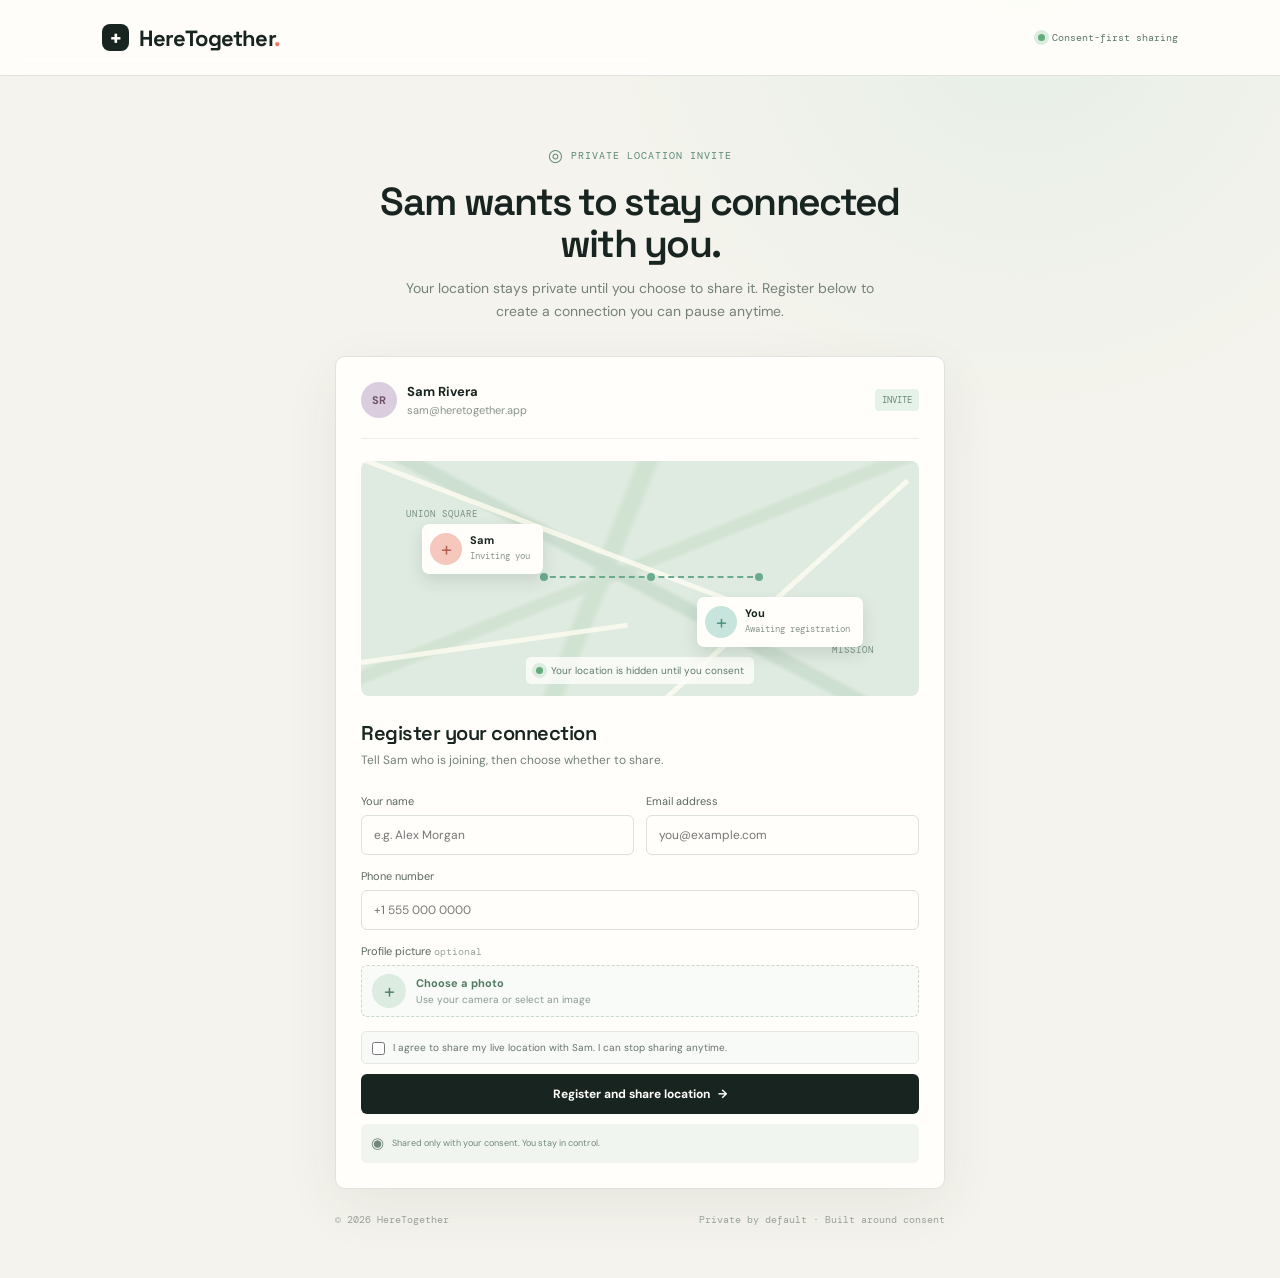
<file: index.html>
<!doctype html>
<html lang="en">
  <head>
    <meta charset="UTF-8" />
    <meta name="viewport" content="width=device-width, initial-scale=1.0" />
    <meta name="description" content="A private, consent-first way to share your live location." />
    <title>HereTogether - Private location sharing</title>
    <link rel="icon" href="/favicon.svg" type="image/svg+xml" />
    <link rel="preconnect" href="https://fonts.googleapis.com" />
    <link rel="preconnect" href="https://fonts.gstatic.com" crossorigin />
    <link href="https://fonts.googleapis.com/css2?family=DM+Mono:wght@400;500&family=DM+Sans:wght@400;500;600;700&family=Space+Grotesk:wght@500;600;700&display=swap" rel="stylesheet" />
    <link rel="stylesheet" href="styles.css" />
  </head>
  <body>
    <header class="site-header">
      <a class="brand" href="/" aria-label="HereTogether home"><span class="brand-mark">+</span><span>HereTogether<span class="brand-dot">.</span></span></a>
      <span class="security-label"><span class="status-dot"></span> Consent-first sharing</span>
    </header>

    <main class="page-shell">
      <section class="intro" aria-labelledby="page-title">
        <span class="eyebrow"><span class="pin-icon">&#9678;</span> PRIVATE LOCATION INVITE</span>
        <h1 id="page-title">Sam wants to stay connected with you.</h1>
        <p>Your location stays private until you choose to share it. Register below to create a connection you can pause anytime.</p>
      </section>

      <section class="connection-card" aria-label="Location sharing connection">
        <div class="sender-row"><span class="avatar">SR</span><span><strong>Sam Rivera</strong><small>sam@heretogether.app</small></span><span class="invite-badge">INVITE</span></div>

        <div class="location-graphic" id="locationGraphic" aria-label="Illustration of two people connected by a private location link">
          <div class="map-grid"></div><div class="route route-one"></div><div class="route route-two"></div><div class="route route-three"></div>
          <span class="map-label map-label-one">UNION SQUARE</span><span class="map-label map-label-two">MISSION</span>
          <div class="graphic-person sender-person"><span class="graphic-pin">+</span><strong>Sam</strong><small>Inviting you</small></div>
          <div class="connection-line"><span></span><span></span><span></span></div>
          <div class="graphic-person recipient-person"><span class="graphic-pin recipient-pin"><img id="recipientPhoto" alt="Registered person's profile" /><span class="pin-fallback">+</span></span><strong id="graphicName">You</strong><small id="graphicStatus">Awaiting registration</small></div>
          <div class="graphic-caption"><span class="live-pulse"></span><span id="graphicCaption">Your location is hidden until you consent</span></div>
        </div>

        <form id="registrationForm" class="registration-form" novalidate>
          <div class="form-heading"><h2>Register your connection</h2><p>Tell Sam who is joining, then choose whether to share.</p></div>
          <div class="field-row"><label>Your name<input id="fullName" name="fullName" autocomplete="name" placeholder="e.g. Alex Morgan" required /></label><label>Email address<input id="email" name="email" type="email" autocomplete="email" placeholder="you@example.com" required /></label></div>
          <label>Phone number<input id="phone" name="phone" type="tel" autocomplete="tel" placeholder="+1 555 000 0000" required /></label>
          <label class="photo-field">Profile picture <span class="optional">optional</span><input id="photo" name="photo" type="file" accept="image/*" /><span class="photo-picker"><span class="photo-preview" id="photoPreview">+</span><span><strong id="photoLabel">Choose a photo</strong><small>Use your camera or select an image</small></span></span></label>
          <label class="consent-row"><input id="consent" name="consent" type="checkbox" required /><span>I agree to share my live location with Sam. I can stop sharing anytime.</span></label>
          <p class="form-error" id="formError" role="alert"></p>
          <button class="primary-button" type="submit">Register and share location <span>&rarr;</span></button>
          <p class="privacy-note"><span>&#9673;</span> Shared only with your consent. You stay in control.</p>
        </form>

        <div class="connected-state" id="connectedState" hidden>
          <span class="success-mark">&#10003;</span><span class="eyebrow">LOCATION SHARING IS ON</span><h2>You are connected with Sam.</h2><p>Sam can see updates while this sharing page stays open. A mobile app is needed for background updates.</p>
          <div class="connected-details" aria-label="Live sharing status"><span class="connected-avatar" id="connectedAvatar">+</span><span><strong id="connectedName">Your location</strong><small>Visible to Sam while this page is open</small></span><span class="live-label">LIVE</span></div>
          <div class="detected-location"><span class="location-icon">&#9678;</span><span><strong id="locationTitle">Detecting your location...</strong><small id="locationCoordinates">Allow location access to show your place.</small></span></div>
          <div class="safety-controls" aria-label="Safety controls">
            <button class="sos-button" id="sosButton" type="button">Send SOS alert</button>
            <button class="secondary-button" id="checkInButton" type="button">Check in now</button>
            <label class="checkin-select">Automatic check-ins<select id="checkinInterval"><option value="0">Off</option><option value="15">Every 15 minutes</option><option value="30">Every 30 minutes</option><option value="60">Every hour</option></select></label>
            <label class="secondary-button evidence-button" for="evidenceInput">Share emergency evidence<input id="evidenceInput" type="file" accept="image/*" hidden /></label>
          </div>
          <p class="safety-status" id="safetyStatus" role="status"></p>
          <button class="secondary-button" id="stopSharing" type="button">Stop sharing</button>
        </div>
      </section>
      <footer><span>&copy; 2026 HereTogether</span><span>Private by default <span aria-hidden="true">&middot;</span> Built around consent</span></footer>
    </main>
    <script src="script.js?v=20260912-2"></script>
  </body>
</html>
</file>
<file: styles.css>
.safety-controls { display: grid; gap: 9px; margin-top: 18px; padding: 13px; border: 1px solid #e2e9e1; border-radius: 7px; background: #f5f8f3; }
.sos-button { width: 100%; padding: 11px; border: 0; border-radius: 6px; color: #fff; background: #b9584d; font-weight: 700; }
.sos-button:hover { background: #963f37; }
.safety-controls .secondary-button { margin: 0; width: 100%; }
.checkin-select { display: flex; align-items: center; justify-content: space-between; gap: 8px; color: #65766b; font-size: 10px; text-align: left; }
.checkin-select select { padding: 6px; border: 1px solid #d4e0d5; border-radius: 5px; color: #557362; background: #fff; font-size: 10px; }
.evidence-button { cursor: pointer; }
.safety-status { min-height: 15px; margin: 10px 0 0; color: #5b856b; font-size: 10px; }
:root { font-family: 'DM Sans', sans-serif; color: #182420; background: #f5f3ed; font-synthesis: none; --ink: #182420; --muted: #748079; --line: #e0e3dc; --paper: #fffefa; --green: #4e9276; --pale-green: #e6f1e8; --coral: #e97862; }
* { box-sizing: border-box; }
body { margin: 0; min-width: 320px; background: radial-gradient(circle at 80% 0%, #e7f0e7 0, transparent 28%), #f5f3ed; }
button, input { font: inherit; } button { cursor: pointer; }
.site-header { position: fixed; z-index: 10; top: 0; right: 0; left: 0; height: 76px; padding: 0 max(22px, 8vw); display: flex; justify-content: space-between; align-items: center; border-bottom: 1px solid var(--line); background: rgba(255,254,250,.92); -webkit-backdrop-filter: blur(10px); backdrop-filter: blur(10px); }
.brand { display: flex; align-items: center; gap: 10px; color: var(--ink); text-decoration: none; font: 700 22px 'Space Grotesk'; letter-spacing: -.8px; }.brand-mark { display: grid; place-items: center; width: 27px; height: 27px; border-radius: 8px; color: #fffefa; background: var(--ink); font-size: 22px; line-height: 1; }.brand-dot { color: var(--coral); }.security-label { display: flex; align-items: center; gap: 7px; color: #5c786a; font: 10px 'DM Mono'; }.status-dot, .live-pulse { width: 7px; height: 7px; display: inline-block; border-radius: 50%; background: #63aa7d; box-shadow: 0 0 0 4px #dcecdf; }
.page-shell { width: min(100% - 36px, 610px); margin: auto; padding: 144px 0 28px; }.intro { text-align: center; }.eyebrow { display: inline-flex; align-items: center; gap: 7px; color: #5b8976; font: 10px 'DM Mono'; letter-spacing: 1px; }.pin-icon { font-size: 17px; }.intro h1 { margin: 15px auto 12px; max-width: 570px; font: 600 39px/1.08 'Space Grotesk'; letter-spacing: -1.7px; }.intro > p { max-width: 490px; margin: auto; color: var(--muted); font-size: 14px; line-height: 1.6; }
.connection-card { margin-top: 34px; padding: 25px; border: 1px solid var(--line); border-radius: 10px; background: var(--paper); box-shadow: 0 18px 55px rgba(43,58,49,.07); }.sender-row { display: flex; align-items: center; gap: 10px; padding-bottom: 20px; border-bottom: 1px solid #eceee8; }.avatar { display: grid; place-items: center; width: 36px; height: 36px; border-radius: 50%; background: #dacddd; color: #6e4f6b; font-size: 11px; font-weight: 700; }.sender-row > span:nth-child(2) { display: flex; flex-direction: column; gap: 3px; flex: 1; }.sender-row strong { font-size: 13px; }.sender-row small { color: #89938d; font-size: 11px; }.invite-badge { padding: 5px 7px; color: #698a78; background: var(--pale-green); border-radius: 4px; font: 9px 'DM Mono'; }
.location-graphic { height: 235px; position: relative; overflow: hidden; margin: 22px 0 24px; border-radius: 8px; background: #dfeae0; }.map-grid { position: absolute; inset: 0; opacity: .55; background-image: linear-gradient(28deg, transparent 47%, #bed6c3 48%, #bed6c3 50%, transparent 51%), linear-gradient(112deg, transparent 42%, #c4dcc7 43%, #c4dcc7 45%, transparent 46%), linear-gradient(158deg, transparent 45%, #c8ddc9 46%, #c8ddc9 48%, transparent 49%); }.route { position: absolute; height: 5px; background: #fffdf2; opacity: .8; }.route-one { width: 76%; top: 28%; left: -5%; transform: rotate(21deg); }.route-two { width: 70%; top: 63%; left: 37%; transform: rotate(-42deg); }.route-three { width: 55%; top: 78%; left: -7%; transform: rotate(-8deg); }.map-label { position: absolute; color: #78907f; font: 9px 'DM Mono'; letter-spacing: 1px; }.map-label-one { top: 20%; left: 8%; }.map-label-two { right: 8%; bottom: 17%; }.graphic-person { position: absolute; z-index: 2; display: grid; grid-template-columns: 32px auto; grid-template-rows: 16px 15px; gap: 1px 8px; padding: 9px 13px 9px 8px; border-radius: 7px; background: var(--paper); box-shadow: 0 7px 16px rgba(46,71,56,.13); }.graphic-person .graphic-pin { grid-row: span 2; display: grid; place-items: center; width: 32px; height: 32px; border-radius: 50%; background: #f5c7bd; color: #b45c4d; font-size: 20px; }.graphic-person strong { font-size: 11px; }.graphic-person small { color: #8b968f; font: 9px 'DM Mono'; }.sender-person { top: 27%; left: 11%; }.recipient-person { right: 10%; bottom: 21%; }.recipient-pin { background: #c8e5dd !important; color: #4e9280 !important; }.connection-line { position: absolute; z-index: 1; top: 49%; left: 32%; width: 40%; border-top: 2px dashed #6cab8e; }.connection-line span { position: absolute; top: -5px; width: 8px; height: 8px; border-radius: 50%; background: #6cab8e; }.connection-line span:first-child { left: 0; }.connection-line span:nth-child(2) { left: 48%; }.connection-line span:last-child { right: 0; }.graphic-caption { position: absolute; left: 50%; bottom: 12px; transform: translateX(-50%); display: flex; align-items: center; gap: 8px; width: max-content; padding: 7px 10px; border-radius: 5px; color: #5e786c; background: rgba(255,254,250,.8); font-size: 10px; }
.form-heading { padding-bottom: 12px; }.form-heading h2, .connected-state h2 { margin: 0 0 6px; font: 600 20px 'Space Grotesk'; letter-spacing: -.5px; }.form-heading p, .connected-state > p { margin: 0; color: var(--muted); font-size: 12px; }.field-row { display: grid; grid-template-columns: 1fr 1fr; gap: 12px; }.registration-form label:not(.consent-row) { display: block; margin-top: 14px; color: #5c6861; font-size: 11px; }.registration-form input:not([type="checkbox"]) { display: block; width: 100%; margin-top: 7px; padding: 11px 12px; border: 1px solid #dce1da; border-radius: 6px; outline: none; color: var(--ink); background: #fffefa; font-size: 12px; }.registration-form input:focus { border-color: #83b29a; box-shadow: 0 0 0 3px #edf5ef; }.consent-row { display: flex; align-items: flex-start; gap: 9px; margin: 18px 0 15px; color: #68746d; font-size: 11px; line-height: 1.5; }.consent-row input { accent-color: var(--green); margin: 2px 0 0; }.form-error { min-height: 0; margin: 0 0 10px; color: #b35449; font-size: 11px; }.primary-button, .secondary-button { display: flex; justify-content: center; align-items: center; gap: 8px; width: 100%; padding: 12px; border: 0; border-radius: 6px; color: #fffefa; background: var(--ink); font-size: 12px; font-weight: 700; }.primary-button:hover { background: #3d5047; }.privacy-note { display: flex; gap: 8px; margin: 16px 0 0; padding: 11px; color: #71887a; background: #f1f5ef; border-radius: 6px; font-size: 10px; line-height: 1.5; }.privacy-note span { font-size: 15px; }
.optional { color: #9aa39d; font: 10px 'DM Mono'; }.photo-field { position: relative; }.photo-field > input { position: absolute; width: 1px !important; height: 1px; opacity: 0; }.photo-picker { display: flex; align-items: center; gap: 10px; margin-top: 7px; padding: 8px 10px; border: 1px dashed #cbd8ce; border-radius: 6px; background: #f8fbf7; cursor: pointer; }.photo-picker:hover { border-color: #7dab91; }.photo-picker > span:last-child { display: flex; flex-direction: column; gap: 3px; }.photo-picker strong { color: #527b65; font-size: 11px; }.photo-picker small { color: #8b9990; font-size: 10px; }.photo-preview { display: grid; place-items: center; width: 34px; height: 34px; border-radius: 50%; color: #56816b; background: #dcece0; font-size: 20px; background-position: center; background-size: cover; }.photo-preview.has-photo { color: transparent; }
.connected-state { text-align: center; padding-top: 4px; }.success-mark { display: grid; place-items: center; width: 48px; height: 48px; margin: 0 auto 15px; border-radius: 50%; color: #4a916b; background: #d8eddb; font-size: 24px; }.connected-state .eyebrow { margin-bottom: 12px; }.connected-state > p { margin-bottom: 20px; }.connected-details { display: flex; align-items: center; gap: 10px; padding: 13px; border: 1px solid #dce9de; border-radius: 7px; background: #f0f6ef; text-align: left; }.connected-details > span:nth-child(2) { display: flex; flex-direction: column; gap: 3px; flex: 1; }.connected-details small { color: #6c8b78; font-size: 10px; }.connected-avatar { display: grid; place-items: center; width: 32px; height: 32px; border-radius: 50%; color: #4f9174; background: #d6ebe0; font-weight: 700; background-position: center; background-size: cover; }.connected-avatar.has-photo { color: transparent; }.live-label { color: #4b956d; font: 10px 'DM Mono'; }.secondary-button { width: auto; margin: 18px auto 0; padding: 9px 15px; color: #ad5b50; background: transparent; border: 1px solid #ecd0ca; }.secondary-button:hover { background: #fff3f0; }
.detected-location { display: flex; align-items: center; gap: 10px; margin-top: 10px; padding: 12px 13px; border: 1px solid #e4e6df; border-radius: 7px; text-align: left; }.location-icon { display: grid; place-items: center; width: 28px; height: 28px; border-radius: 50%; color: #5b987d; background: #e4f0e6; font-size: 18px; }.detected-location > span:last-child { display: flex; flex-direction: column; gap: 3px; }.detected-location strong { font-size: 11px; }.detected-location small { color: #87938b; font: 10px 'DM Mono'; }
footer { display: flex; justify-content: space-between; gap: 12px; padding: 24px 0; color: #99a19b; font: 10px 'DM Mono'; }
@media (max-width: 600px) { .site-header { height: 64px; padding: 0 18px; }.brand { font-size: 20px; }.security-label { font-size: 9px; }.page-shell { padding-top: 110px; }.intro h1 { font-size: 31px; }.connection-card { padding: 19px; margin-top: 27px; }.location-graphic { height: 220px; }.sender-person { left: 5%; }.recipient-person { right: 4%; }.graphic-caption { font-size: 9px; }.field-row { grid-template-columns: 1fr; gap: 0; }footer { flex-direction: column; align-items: center; } }

/* Keep consent visible without letting it dominate the form. */
.consent-row { align-items: center; gap: 8px; margin: 14px 0 10px; padding: 8px 10px; border: 1px solid #e3e9e1; border-radius: 5px; background: #f8faf7; font-size: 10px; }.consent-row input { flex: 0 0 auto; }.privacy-note { align-items: center; margin-top: 10px; padding: 8px 10px; font-size: 9px; }.connected-details { padding: 10px 12px; }.detected-location { padding: 9px 12px; }.secondary-button { margin-top: 12px; font-size: 11px; }

.graphic-person .graphic-pin { overflow: hidden; }.graphic-person .graphic-pin img { display: none; width: 100%; height: 100%; object-fit: cover; }.graphic-person .graphic-pin img.has-photo { display: block; }.graphic-person .graphic-pin img.has-photo + .pin-fallback { display: none; }.graphic-caption { max-width: calc(100% - 24px); white-space: nowrap; }
</file>
